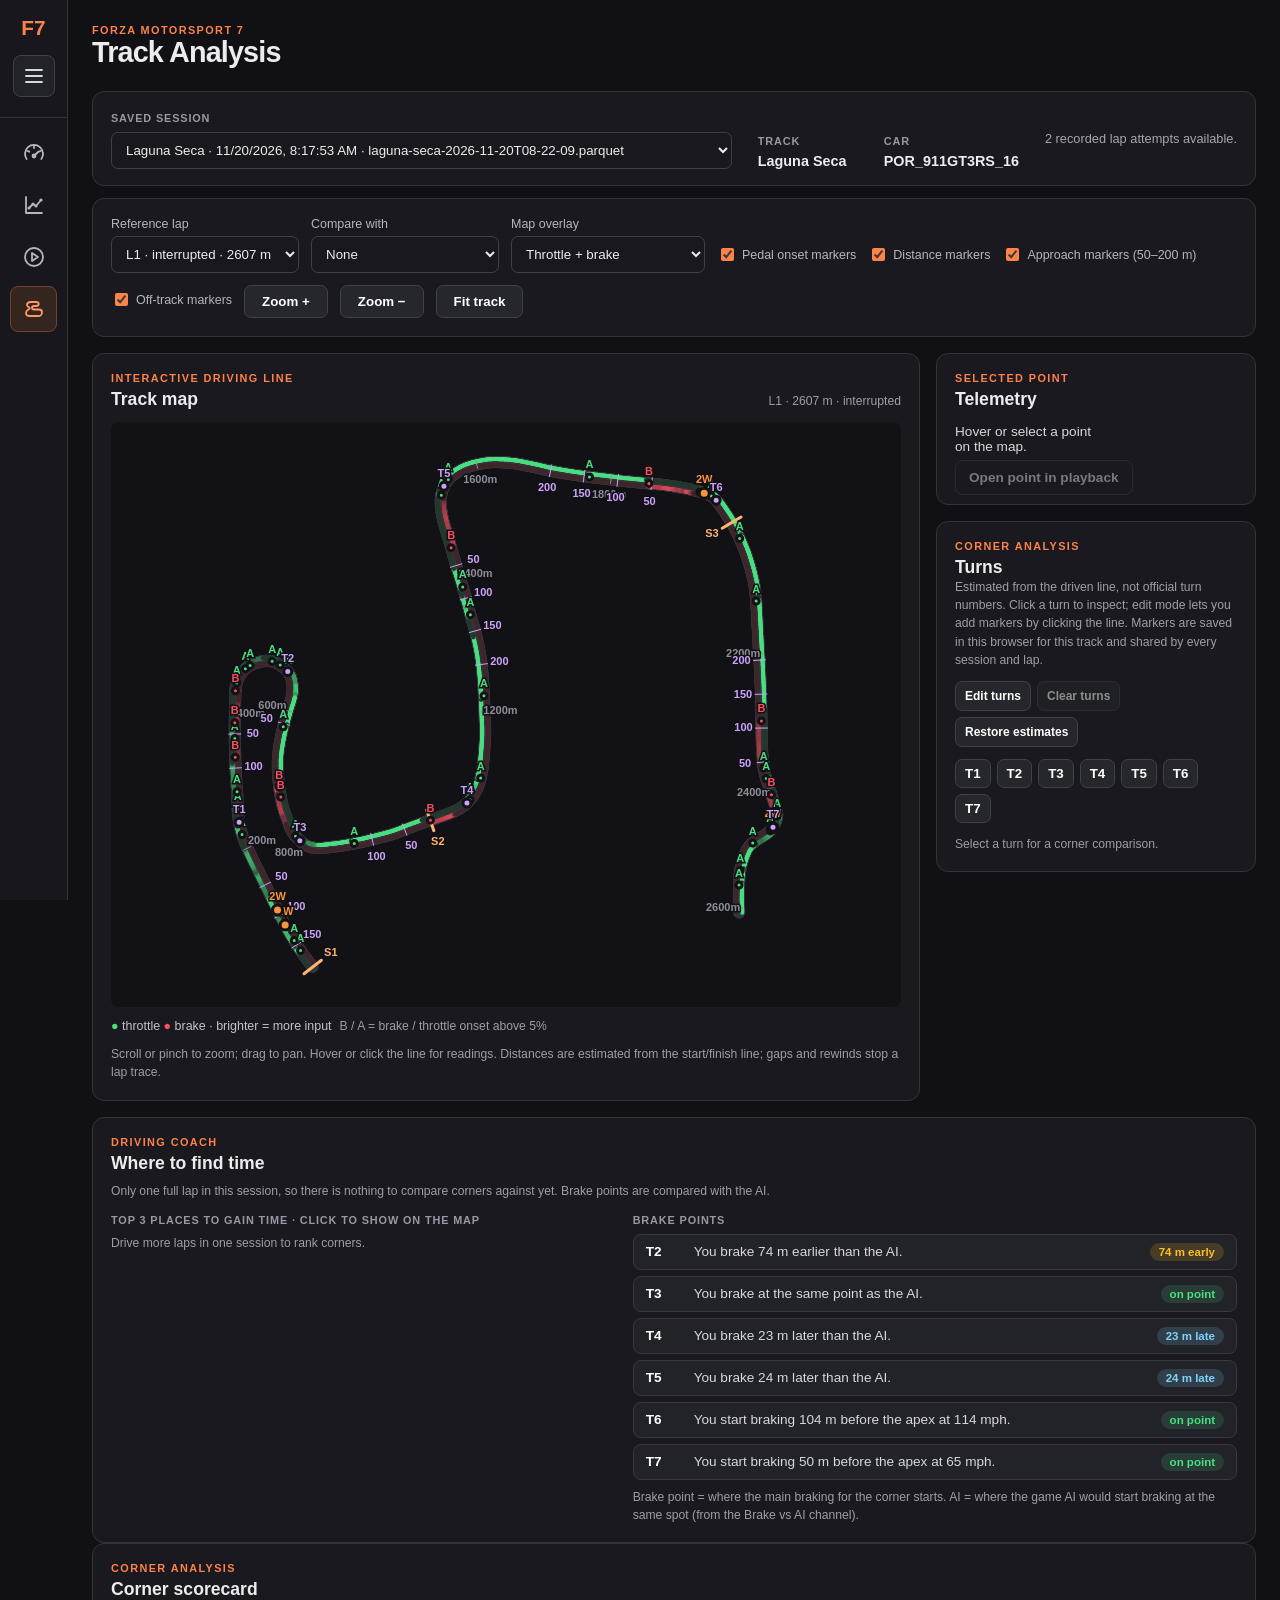
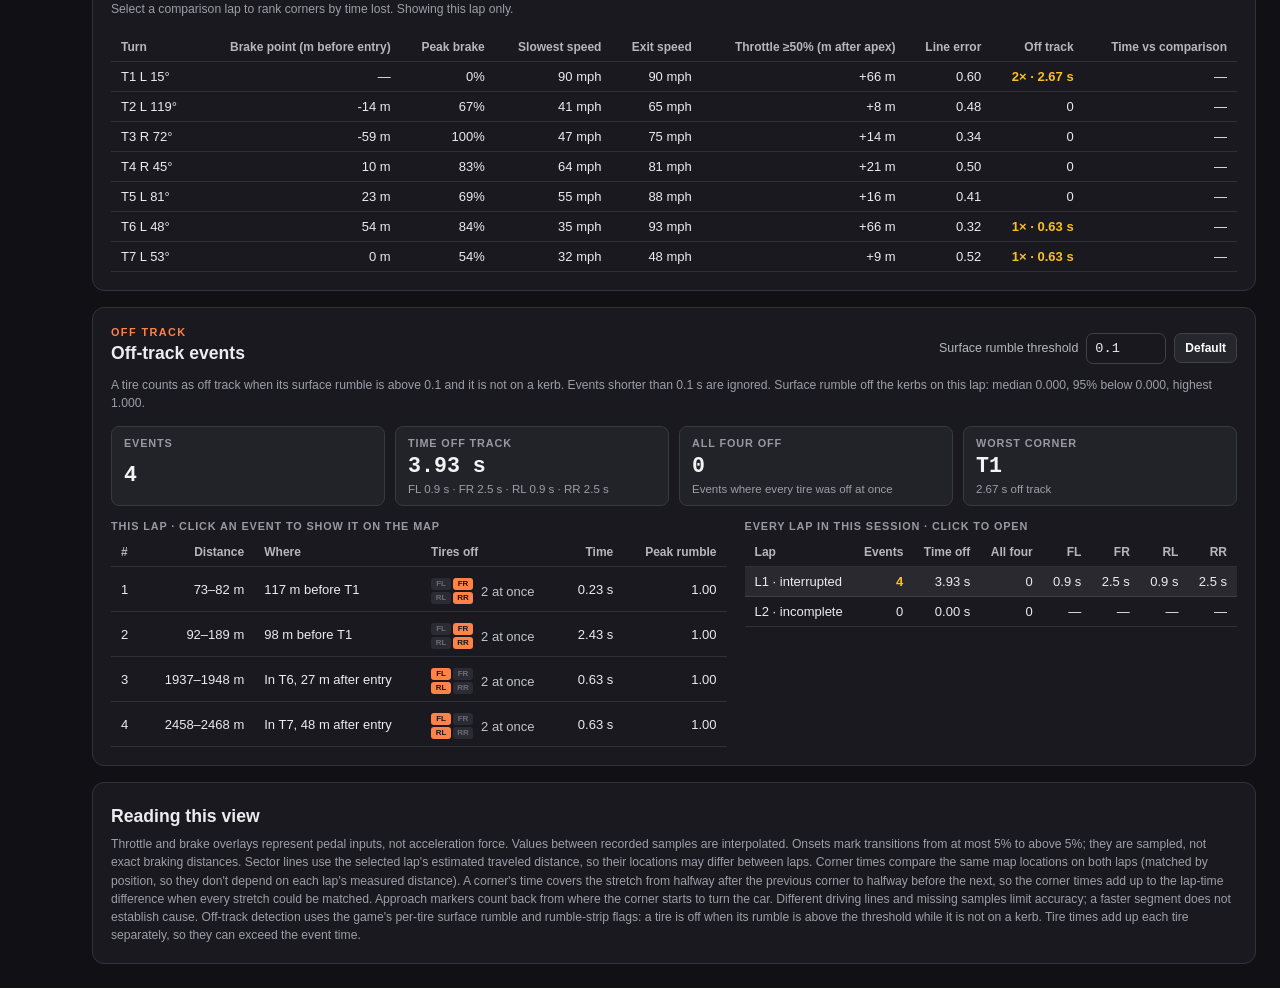
<file: analysis.html>
<!DOCTYPE html>
<html lang="en">
<head>
    <script src="replay/demo.js"></script>
    <meta charset="UTF-8">
    <meta name="viewport" content="width=device-width, initial-scale=1.0">
    <title>Forza 7 Track Analysis</title>
    <link rel="stylesheet" href="playback.css">
    <link rel="stylesheet" href="analysis.css">
    <link rel="stylesheet" href="sidebar.css">
    <style>
        /* Corner scorecard, delta chart and diff colours. Move these into analysis.css if you prefer. */
        #deltaChart { display: block; width: 100%; height: 150px; margin-top: 10px; cursor: crosshair; }
        #deltaChart[hidden] { display: none; }
        .table-wrap { overflow-x: auto; }
        #cornerTable { width: 100%; border-collapse: collapse; font-size: 13px; }
        #cornerTable th, #cornerTable td { padding: 7px 10px; text-align: right; white-space: nowrap; border-bottom: 1px solid rgba(255, 255, 255, 0.1); }
        #cornerTable th:first-child, #cornerTable td:first-child { text-align: left; }
        #cornerTable th { font-weight: 600; opacity: 0.75; font-size: 12px; }
        #cornerTable tbody tr { cursor: pointer; }
        #cornerTable tbody tr:hover, #cornerTable tbody tr.active { background: rgba(255, 255, 255, 0.07); }
        #cornerTable .diff { margin-left: 6px; font-size: 11px; opacity: 0.6; }
        #cornerTable .loss { color: #fb4f60; font-weight: 600; }
        #cornerTable .gain { color: #4ade80; font-weight: 600; }
        .reference-row { display: flex; flex-wrap: wrap; gap: 14px; align-items: center; margin-top: 10px; }
        #referencePanel[hidden], #referencePlots[hidden] { display: none; }
        #referencePlots { margin-top: 8px; }
        #referencePlots summary { cursor: pointer; }
        #referencePlots img { display: block; max-width: 100%; margin-top: 8px; border-radius: 6px; background: #fff; }
        .improve-list { margin: 8px 0 14px 20px; padding: 0; line-height: 1.6; }
    </style>
</head>
<body>
<script src="sidebar.js"></script>
<div class="container">
    <header class="topbar">
        <div><div class="eyebrow">FORZA MOTORSPORT 7</div><h1>Track Analysis</h1></div>
    </header>
    <section class="session-bar">
        <div class="session-picker"><label class="label" for="sessionSelect">Saved session</label><select id="sessionSelect" disabled><option>Loading sessions...</option></select></div>
        <div class="session-info"><span class="label">Track</span><strong id="trackName">-</strong></div>
        <div class="session-info"><span class="label">Car</span><strong id="carName">-</strong></div>
        <div id="status" role="status" aria-live="polite">Loading saved sessions...</div>
    </section>
    <section class="panel analysis-controls">
        <label>Reference lap <select id="lapSelect" disabled></select></label>
        <label>Compare with <select id="compareSelect" disabled></select></label>
        <label>Map overlay <select id="overlaySelect"><option value="both">Throttle + brake</option><option value="throttle">Throttle</option><option value="brake">Brake</option><option value="acceleration">Longitudinal G</option><option value="speed">Speed</option><option value="delta">Time delta vs comparison</option><option value="lineError">Racing line error</option><option value="aiBrake">Brake vs AI</option><option value="offTrack">Off track</option></select></label>
        <label class="check-control"><input id="onsets" type="checkbox" checked> Pedal onset markers</label>
        <label class="check-control"><input id="distances" type="checkbox" checked> Distance markers</label>
        <label class="check-control"><input id="approach" type="checkbox" checked> Approach markers (50–200 m)</label>
        <label class="check-control"><input id="offMarkers" type="checkbox" checked> Off-track markers</label>
        <button id="zoomIn" type="button" class="secondary">Zoom +</button>
        <button id="zoomOut" type="button" class="secondary">Zoom −</button>
        <button id="resetView" type="button" class="secondary">Fit track</button>
    </section>
    <div class="analysis-layout">
        <section class="panel map-analysis">
            <div class="panel-head"><div><div class="eyebrow">INTERACTIVE DRIVING LINE</div><h2>Track map</h2></div><span class="hint" id="mapInfo">Select a lap</span></div>
            <canvas id="analysisMap" tabindex="0" aria-label="Interactive track map. Use zoom buttons and drag to pan; select a recorded point to inspect it."></canvas>
            <div class="map-legend"><span id="overlayLegend"><span class="green-dot">●</span> throttle <span class="red-dot">●</span> brake · brighter = more input</span><span class="hint">B / A = brake / throttle onset above 5%</span></div>
            <div id="referencePanel" hidden>
                <div class="reference-row">
                    <label class="check-control"><input id="edges" type="checkbox" checked> Track edges</label>
                    <label class="check-control"><input id="refRaceline" type="checkbox"> Reference raceline</label>
                    <button id="refitReference" type="button" class="secondary">Re-fit alignment</button>
                    <span class="hint" id="referenceInfo"></span>
                </div>
                <details id="referencePlots" hidden>
                    <summary>Reference raceline and curvature plots</summary>
                    <img id="refRacelinePng" alt="Reference raceline plot" loading="lazy">
                    <img id="refCurvaturePng" alt="Reference curvature plot" loading="lazy">
                    <p class="hint">Track data: TUM Institute of Automotive Technology, racetrack-database (LGPL-3.0), built from OpenStreetMap data. See maps/reference/CREDITS.txt. The raceline is a minimum-curvature line for the real circuit, not a Forza-specific optimum.</p>
                </details>
            </div>
            <canvas id="deltaChart" hidden aria-label="Time difference against the comparison lap along the reference lap. Click to select a point."></canvas>
            <p class="hint" id="mapHelp">Scroll or pinch to zoom; drag to pan. Hover or click the line for readings. Distances are estimated from the start/finish line; gaps and rewinds stop a lap trace.</p>
        </section>
        <aside class="analysis-side">
            <section class="panel">
                <div class="eyebrow">SELECTED POINT</div><h2>Telemetry</h2>
                <div id="pointDetails" class="point-details">Hover or select a point on the map.</div>
                <a id="pointReplay" class="navlink disabled-link" href="playback.html" aria-disabled="true">Open point in playback</a>
            </section>
            <section class="panel">
                <div class="eyebrow">CORNER ANALYSIS</div><h2>Turns</h2>
                <p class="hint">Estimated from the driven line, not official turn numbers. Click a turn to inspect; edit mode lets you add markers by clicking the line. Markers are saved in this browser for this track and shared by every session and lap.</p>
                <div class="turn-actions">
                    <button id="editTurns" class="secondary" type="button">Edit turns</button>
                    <button id="clearTurns" class="secondary" type="button" disabled>Clear turns</button>
                    <button id="resetTurns" class="secondary" type="button">Restore estimates</button>
                </div>
                <div id="turnList" class="turn-list"></div>
                <div id="turnDetails" class="hint">Select a turn for a local lap comparison.</div>
            </section>
        </aside>
    </div>
    <section class="panel coach-panel" id="coachPanel">
        <div class="eyebrow">DRIVING COACH</div><h2>Where to find time</h2>
        <p class="hint" id="coachHint">Select a lap to get coaching.</p>
        <div class="coach-grid">
            <div>
                <div class="label coach-title">Top 3 places to gain time · click to show on the map</div>
                <div id="coachTop" class="coach-top"></div>
            </div>
            <div>
                <div class="label coach-title">Brake points</div>
                <ul id="coachBrakes" class="coach-brakes"></ul>
                <p class="hint" id="coachBrakeHint"></p>
            </div>
        </div>
    </section>
    <section class="panel scorecard-panel">
        <div class="eyebrow">CORNER ANALYSIS</div><h2>Corner scorecard</h2>
        <p class="hint" id="scoreHint">Select a lap to see the scorecard.</p>
        <ol id="improveList" class="improve-list"></ol>
        <div class="table-wrap">
            <table id="cornerTable">
                <thead><tr>
                    <th>Turn</th><th title="Metres before corner entry where braking began">Brake point (m before entry)</th><th>Peak brake</th>
                    <th>Slowest speed</th><th>Exit speed</th><th title="Metres after the apex where throttle passed 50%">Throttle ≥50% (m after apex)</th>
                    <th title="Average distance from the game's ideal line">Line error</th><th title="Off-track events and time with tires off the asphalt, from halfway after the previous corner to halfway before the next">Off track</th><th title="Time lost (+) or gained (−) against the comparison lap, from halfway after the previous corner to halfway before the next">Time vs comparison</th>
                </tr></thead>
                <tbody></tbody>
            </table>
        </div>
    </section>
    <section class="panel offtrack-panel" id="offTrackPanel">
        <div class="panel-head">
            <div><div class="eyebrow">OFF TRACK</div><h2>Off-track events</h2></div>
            <div class="off-controls">
                <label for="offThreshold">Surface rumble threshold</label>
                <input id="offThreshold" type="number" min="0" step="0.01" inputmode="decimal">
                <button id="offReset" type="button" class="secondary">Default</button>
            </div>
        </div>
        <p class="hint" id="offHint">Select a lap to see off-track events.</p>
        <div id="offContent" hidden>
            <div class="off-summary" id="offSummary"></div>
            <div class="off-grid">
                <div>
                    <div class="label off-title">This lap · click an event to show it on the map</div>
                    <div class="table-wrap"><table id="offEventTable" class="off-table">
                        <thead><tr><th>#</th><th>Distance</th><th>Where</th><th>Tires off</th><th>Time</th><th title="Highest surface rumble on an off-track tire">Peak rumble</th></tr></thead>
                        <tbody></tbody>
                    </table></div>
                </div>
                <div>
                    <div class="label off-title">Every lap in this session · click to open</div>
                    <div class="table-wrap"><table id="offLapTable" class="off-table">
                        <thead><tr><th>Lap</th><th>Events</th><th>Time off</th><th title="Events where all four tires were off at once">All four</th><th>FL</th><th>FR</th><th>RL</th><th>RR</th></tr></thead>
                        <tbody></tbody>
                    </table></div>
                </div>
            </div>
        </div>
    </section>
    <section class="panel analysis-notes">
        <h2>Reading this view</h2>
        <p class="hint">Throttle and brake overlays represent pedal inputs, not acceleration force. Values between recorded samples are interpolated. Onsets mark transitions from at most 5% to above 5%; they are sampled, not exact braking distances. Sector lines use the selected lap's estimated traveled distance, so their locations may differ between laps. Corner times compare the same map locations on both laps (matched by position, so they don't depend on each lap's measured distance). A corner's time covers the stretch from halfway after the previous corner to halfway before the next, so the corner times add up to the lap-time difference when every stretch could be matched. Approach markers count back from where the corner starts to turn the car. Different driving lines and missing samples limit accuracy; a faster segment does not establish cause. Off-track detection uses the game's per-tire surface rumble and rumble-strip flags: a tire is off when its rumble is above the threshold while it is not on a kerb. Tire times add up each tire separately, so they can exceed the event time.</p>
    </section>
</div>
<script src="sectors.js"></script>
<script src="reference-track.js"></script>
<script src="analysis-core.js"></script>
<script src="analysis.js"></script>
</body>
</html>
</file>
<file: playback.css>
* { box-sizing: border-box; }
body { margin: 0; padding: 24px; font-family: 'Segoe UI', Tahoma, Geneva, Verdana, sans-serif; background: #101015; color: #ececef; min-height: 100vh; }
.container { max-width: 1680px; margin: auto; }
.topbar { display: flex; justify-content: space-between; align-items: center; gap: 20px; margin-bottom: 22px; }
h1, h2, h3, p { margin: 0; }
h1 { font-size: 1.8rem; letter-spacing: -.03em; }
h2 { font-size: 1.1rem; margin-top: 5px; }
h3 { font-size: 1rem; margin-bottom: 16px; }
.eyebrow { color: #ff8248; font-size: .68rem; font-weight: 700; letter-spacing: .13em; }
.label { color: #9999a4; text-transform: uppercase; letter-spacing: .08em; font-size: .68rem; font-weight: 600; }
nav { display: flex; flex-wrap: wrap; gap: 8px; }
.navlink { color: #d7d7dc; text-decoration: none; font-size: .85rem; font-weight: 600; border: 1px solid #3c3b42; border-radius: 8px; padding: 9px 13px; }
.navlink:hover { border-color: #ff8248; color: #fff; }
select { background: #18181e; color: #ececef; border: 1px solid #414048; border-radius: 7px; padding: 9px 10px; max-width: 100%; }
.session-bar, .player, .gauge, .panel { background: #19191f; border: 1px solid #34333b; border-radius: 12px; }
.session-bar { display: flex; flex-wrap: wrap; align-items: end; gap: 18px 26px; padding: 16px 18px; margin-bottom: 12px; }
.session-picker { flex: 1 1 340px; min-width: 0; }
#sessionSelect { display: block; width: 100%; margin-top: 6px; }
.session-info { display: grid; gap: 6px; min-width: 100px; }
.session-info strong { font-size: .9rem; overflow-wrap: anywhere; }
#status { color: #a6a6b0; font-size: .8rem; align-self: center; }
#status.error { color: #ff9aab; }
.player { padding: 12px 18px 14px; margin-bottom: 16px; }
#seek { width: 100%; accent-color: #ff8248; }
.player-row { display: flex; flex-wrap: wrap; align-items: center; gap: 9px; }
button { background: #ec6632; color: #fff; border: 1px solid #ec6632; padding: 8px 17px; border-radius: 7px; font-weight: 700; cursor: pointer; }
button:hover { background: #ff8248; }
button.secondary { background: #26262d; border-color: #414048; }
button.secondary:hover { border-color: #ff8248; }
button:disabled, select:disabled { opacity: .5; cursor: not-allowed; }
#clock { font: .9rem 'Courier New', monospace; margin-right: auto; }
.hint, .unit { color: #9e9ea9; font-size: .76rem; line-height: 1.5; }
.player .hint { margin-top: 8px; }
.gauge-grid { display: grid; grid-template-columns: repeat(6, minmax(0, 1fr)); gap: 10px; margin-bottom: 16px; }
.gauge { padding: 12px 14px; }
.gauge-value { color: #f3f3f5; font: bold 1.5rem 'Courier New', monospace; margin: 7px 0 2px; }
.unit { color: #80808c; }
.workspace { display: grid; grid-template-columns: minmax(0, 1fr) minmax(280px, 360px); gap: 16px; align-items: start; }
.graph-stack, .side-stack { display: grid; gap: 16px; min-width: 0; }
.panel { padding: 18px; min-width: 0; }
.panel-head { display: flex; justify-content: space-between; gap: 12px; align-items: end; margin-bottom: 12px; }
.chart-wrapper { position: relative; height: 220px; }
.chart-main { height: 280px; }
#mapCanvas { display: block; width: 100%; height: auto; margin: 12px 0; background: #111116; border-radius: 8px; }
.lap-bar { display: grid; grid-template-columns: repeat(2, minmax(0, 1fr)); gap: 8px; margin-top: 14px; }
.lap-item { background: #222229; border: 1px solid #383841; border-radius: 7px; padding: 9px; display: grid; gap: 5px; min-width: 0; }
.lap-item strong { font: bold .95rem 'Courier New', monospace; }
#lapBest { color: #cf91fa; }
.sectors-panel > .hint { margin-top: 10px; }
.sector-scroll { overflow-x: auto; margin-top: 12px; }
#sectorTable { border-collapse: collapse; width: 100%; font-size: .78rem; white-space: nowrap; text-align: right; }
#sectorTable th, #sectorTable td { border-bottom: 1px solid #35343b; padding: 8px 7px; }
#sectorTable th:first-child, #sectorTable td:first-child { text-align: left; }
#sectorTable th { color: #aaaab4; font-weight: 600; }
#sectorTable .best-sector { color: #cf91fa; font-weight: 700; }
#sectorTable small { display: block; color: #a1a1ab; font-size: .69rem; }
.more-telemetry { margin-top: 24px; }
.section-title { margin-bottom: 14px; }
.charts-grid, .split { display: grid; grid-template-columns: repeat(2, minmax(0, 1fr)); gap: 16px; margin-top: 16px; }
.pedals { display: flex; justify-content: center; gap: 50px; margin-bottom: 20px; text-align: center; }
.pedal-bar { width: 60px; height: 160px; background: #111; border: 2px solid #333; border-radius: 6px; position: relative; overflow: hidden; margin: 8px auto; }
.pedal-fill { position: absolute; bottom: 0; width: 100%; height: 0; }
.throttle { background: #4ade80; } .brake { background: #fb4f60; }
.center { text-align: center; }
.car { max-width: 320px; width: 100%; }
.car text { fill: #e0e0e0; font: 15px 'Courier New', monospace; text-anchor: middle; }
@media (max-width: 900px) {
    .workspace { grid-template-columns: 1fr; }
    .side-stack { grid-template-columns: repeat(2, minmax(0, 1fr)); }
    .sectors-panel { grid-column: 1 / -1; }
    .gauge-grid { grid-template-columns: repeat(3, minmax(0, 1fr)); }
}
@media (max-width: 600px) {
    body { padding: 14px; }
    .topbar { align-items: start; flex-direction: column; }
    .side-stack, .charts-grid, .split { grid-template-columns: 1fr; }
    .sectors-panel { grid-column: auto; }
    .gauge-grid { grid-template-columns: repeat(2, minmax(0, 1fr)); }
    .chart-main { height: 240px; }
}
</file>
<file: analysis.css>
.analysis-controls { display: flex; flex-wrap: wrap; align-items: end; gap: 12px; margin-bottom: 16px; }
.analysis-controls label { display: grid; gap: 5px; font-size: .78rem; color: #b6b6bf; }
.analysis-controls .check-control { display: flex; align-items: center; padding-bottom: 9px; }
.analysis-controls input { accent-color: #ff8248; }
.analysis-layout { display: grid; grid-template-columns: minmax(0, 1fr) 320px; gap: 16px; align-items: start; }
.analysis-side { display: grid; gap: 16px; min-width: 0; }
.map-analysis { min-width: 0; }
#analysisMap { display: block; width: 100%; height: min(65vh, 680px); min-height: 340px; border-radius: 8px; background: #111116; touch-action: none; cursor: crosshair; }
.map-legend { display: flex; flex-wrap: wrap; align-items: center; gap: 8px; margin: 10px 0; font-size: .78rem; color: #c3c3cc; }
.green-dot { color: #4ade80; }.red-dot { color: #fb4f60; }
.point-details { display: grid; grid-template-columns: 1fr 1fr; gap: 10px; margin: 14px 0; font-size: .85rem; color: #d7d7dc; }
.point-details strong { display: block; font-family: 'Courier New', monospace; color: #fff; margin-top: 3px; }
.disabled-link { opacity: .5; pointer-events: none; }
.turn-actions { display: flex; flex-wrap: wrap; gap: 6px; margin: 12px 0; }
.turn-actions button { padding: 7px 9px; font-size: .75rem; }
.turn-list { display: flex; flex-wrap: wrap; gap: 6px; margin-bottom: 12px; }
.turn-list button { background: #26262d; border-color: #414048; padding: 6px 9px; }
.turn-list button.active, .turn-actions button.active { background: #ec6632; border-color: #ec6632; }
.analysis-notes { margin-top: 16px; }.analysis-notes .hint { margin-top: 8px; }
@media (max-width: 900px) { .analysis-layout { grid-template-columns: 1fr; } }
@media (max-width: 600px) { #analysisMap { height: 55vh; min-height: 280px; } }
/* Off-track events */
.offtrack-panel { margin-top: 16px; }
.off-controls { display: flex; align-items: center; gap: 8px; font-size: .78rem; color: #b6b6bf; }
.off-controls input { width: 80px; background: #18181e; color: #ececef; border: 1px solid #414048; border-radius: 7px; padding: 7px 8px; font: .85rem 'Courier New', monospace; }
.off-controls input:focus { outline: none; border-color: #ff8248; }
.off-controls button { padding: 7px 10px; font-size: .75rem; }
#offContent[hidden] { display: none; }
.off-summary { display: grid; grid-template-columns: repeat(4, minmax(0, 1fr)); gap: 10px; margin: 14px 0; }
.off-tile { background: #222229; border: 1px solid #383841; border-radius: 8px; padding: 10px 12px; display: grid; gap: 5px; min-width: 0; }
.off-tile strong { font: bold 1.35rem 'Courier New', monospace; color: #f3f3f5; }
.off-tile small { color: #9e9ea9; font-size: .72rem; }
.off-grid { display: grid; grid-template-columns: minmax(0, 1.25fr) minmax(0, 1fr); gap: 18px; }
.off-title { margin-bottom: 6px; }
.off-table { width: 100%; border-collapse: collapse; font-size: 13px; }
.off-table th, .off-table td { padding: 7px 10px; text-align: right; white-space: nowrap; border-bottom: 1px solid rgba(255, 255, 255, 0.1); }
.off-table th:first-child, .off-table td:first-child, #offEventTable td:nth-child(3), #offEventTable th:nth-child(3), #offEventTable td:nth-child(4), #offEventTable th:nth-child(4) { text-align: left; }
.off-table th { font-weight: 600; opacity: .75; font-size: 12px; }
.off-table tbody tr { cursor: pointer; }
.off-table tbody tr:hover, .off-table tbody tr.active { background: rgba(255, 255, 255, 0.07); }
.off-table tr.all-four td:first-child { box-shadow: inset 3px 0 #fb4f60; }
.off-table td.empty { text-align: left; color: #9e9ea9; cursor: default; }
.off-table .loss, #cornerTable .warn { color: #fbbf24; font-weight: 600; }
#cornerTable td.loss .diff, #cornerTable td.warn .diff { font-weight: 400; }
.tire-cell { display: inline-flex; align-items: center; gap: 8px; color: #c3c3cc; }
.tire-chip { display: inline-grid; grid-template-columns: repeat(2, 20px); gap: 2px; vertical-align: middle; }
.tire-chip i { font: normal 700 8px/12px 'Segoe UI', sans-serif; text-align: center; border-radius: 3px; background: #2b2b33; color: #6c6c76; }
.tire-chip i.off { background: #ff8248; color: #16161b; }
.off-grid > div { min-width: 0; }
@media (max-width: 1100px) { .off-grid { grid-template-columns: minmax(0, 1fr); } }
@media (max-width: 600px) { .off-summary { grid-template-columns: repeat(2, minmax(0, 1fr)); } .offtrack-panel .panel-head { flex-direction: column; align-items: start; } }
/* Driving coach */
.coach-panel { margin-top: 16px; }
.coach-panel > .hint { margin-top: 8px; }
.coach-grid { display: grid; grid-template-columns: minmax(0, 1fr) minmax(0, 1.2fr); gap: 18px; margin-top: 14px; }
.coach-grid > div { min-width: 0; }
.coach-title { margin-bottom: 8px; }
.coach-top { display: grid; gap: 10px; }
.coach-card { display: grid; gap: 6px; width: 100%; text-align: left; background: #222229; border: 1px solid #383841; border-radius: 8px; padding: 12px 14px; color: #ececef; font-weight: 400; cursor: pointer; }
.coach-card:hover { background: #26262d; border-color: #ff8248; }
.coach-card-head { display: flex; align-items: center; gap: 10px; }
.coach-card-head strong { font-size: 1.05rem; }
.coach-rank { display: inline-grid; place-items: center; width: 24px; height: 24px; border-radius: 50%; background: #ff8248; color: #16161b; font-weight: 800; font-size: .8rem; }
.coach-loss { margin-left: auto; color: #fb4f60; font: bold 1.2rem 'Courier New', monospace; }
.coach-sub { color: #9e9ea9; font-size: .76rem; }
.coach-why { color: #d7d7dc; font-size: .85rem; line-height: 1.45; }
.coach-brakes { list-style: none; margin: 0; padding: 0; display: grid; gap: 6px; }
.coach-brake { display: grid; grid-template-columns: 38px minmax(0, 1fr) auto; align-items: center; gap: 10px; background: #222229; border: 1px solid #383841; border-radius: 8px; padding: 8px 12px; font-size: .85rem; color: #d7d7dc; cursor: pointer; }
.coach-brake:hover, .coach-brake:focus { outline: none; border-color: #ff8248; }
.coach-brake strong { color: #fff; }
.coach-chip { font-size: .72rem; font-weight: 700; border-radius: 999px; padding: 3px 9px; white-space: nowrap; }
.coach-chip.early { background: rgba(251, 191, 36, .16); color: #fbbf24; }
.coach-chip.late { background: rgba(125, 211, 252, .16); color: #7dd3fc; }
.coach-chip.even { background: rgba(74, 222, 128, .14); color: #4ade80; }
#coachBrakeHint { margin-top: 8px; }
@media (max-width: 1000px) { .coach-grid { grid-template-columns: minmax(0, 1fr); } }
</file>
<file: sidebar.css>
body { padding-left: 92px; }
body.sidebar-expanded { padding-left: 244px; }
#gCanvas { max-width: 100%; height: auto; }
.app-sidebar {
    position: fixed; inset: 0 auto 0 0; z-index: 20; width: 68px;
    background: #17171d; border-right: 1px solid #34333b; color: #ececef;
    overflow-x: hidden; overflow-y: auto; transition: width .18s ease;
}
.sidebar-expanded .app-sidebar { width: 220px; }
.app-sidebar .sidebar-head { display: flex; flex-direction: column; align-items: center; gap: 16px; padding: 18px 10px 20px; border-bottom: 1px solid #34333b; }
.app-sidebar .sidebar-brand { display: flex; align-items: center; gap: 8px; color: #ff8248; font-size: 1.3rem; font-weight: 800; line-height: 1; }
.app-sidebar .sidebar-brand span { display: none; color: #ececef; font-size: .66rem; letter-spacing: .1em; white-space: nowrap; }
.sidebar-expanded .app-sidebar .sidebar-brand span { display: inline; }
.app-sidebar .sidebar-toggle {
    display: grid; place-items: center; flex: none; width: 42px; height: 42px; padding: 0;
    border: 1px solid #414048; border-radius: 8px; background: #222229; color: #d7d7dc;
    cursor: pointer; box-shadow: none;
}
.app-sidebar .sidebar-toggle:hover { background: #2a292f; border-color: #ff8248; }
.app-sidebar .sidebar-nav { display: flex; flex-direction: column; flex-wrap: nowrap; gap: 6px; padding: 12px 10px; }
.app-sidebar .sidebar-nav a {
    display: flex; align-items: center; gap: 14px; min-height: 46px; padding: 10px 11px;
    border: 1px solid transparent; border-radius: 8px; color: #b6b6bf; text-decoration: none; white-space: nowrap;
    font-size: .85rem; font-weight: 600;
}
.app-sidebar .sidebar-nav a:hover { background: #26262d; color: #fff; }
.app-sidebar .sidebar-nav a[aria-current="page"] { color: #ff9a68; background: #35251f; border-color: #704330; }
.app-sidebar svg { display: block; flex: none; width: 24px; height: 24px; fill: none; stroke: currentColor; stroke-width: 1.8; stroke-linecap: round; stroke-linejoin: round; }
.app-sidebar .sidebar-nav a span { display: none; }
.sidebar-expanded .app-sidebar .sidebar-nav a span { display: inline; }
.app-sidebar a:focus-visible, .app-sidebar button:focus-visible { outline: 2px solid #ff8248; outline-offset: 2px; }
@media (max-width: 768px) {
    body, body.sidebar-expanded { padding-left: 78px; }
    .app-sidebar { width: 64px; }
    .sidebar-expanded .app-sidebar { width: 220px; box-shadow: 8px 0 24px rgba(0,0,0,.4); }
    .app-sidebar .sidebar-nav { padding-inline: 8px; }
}
@media (prefers-reduced-motion: reduce) { .app-sidebar { transition: none; } }
</file>
